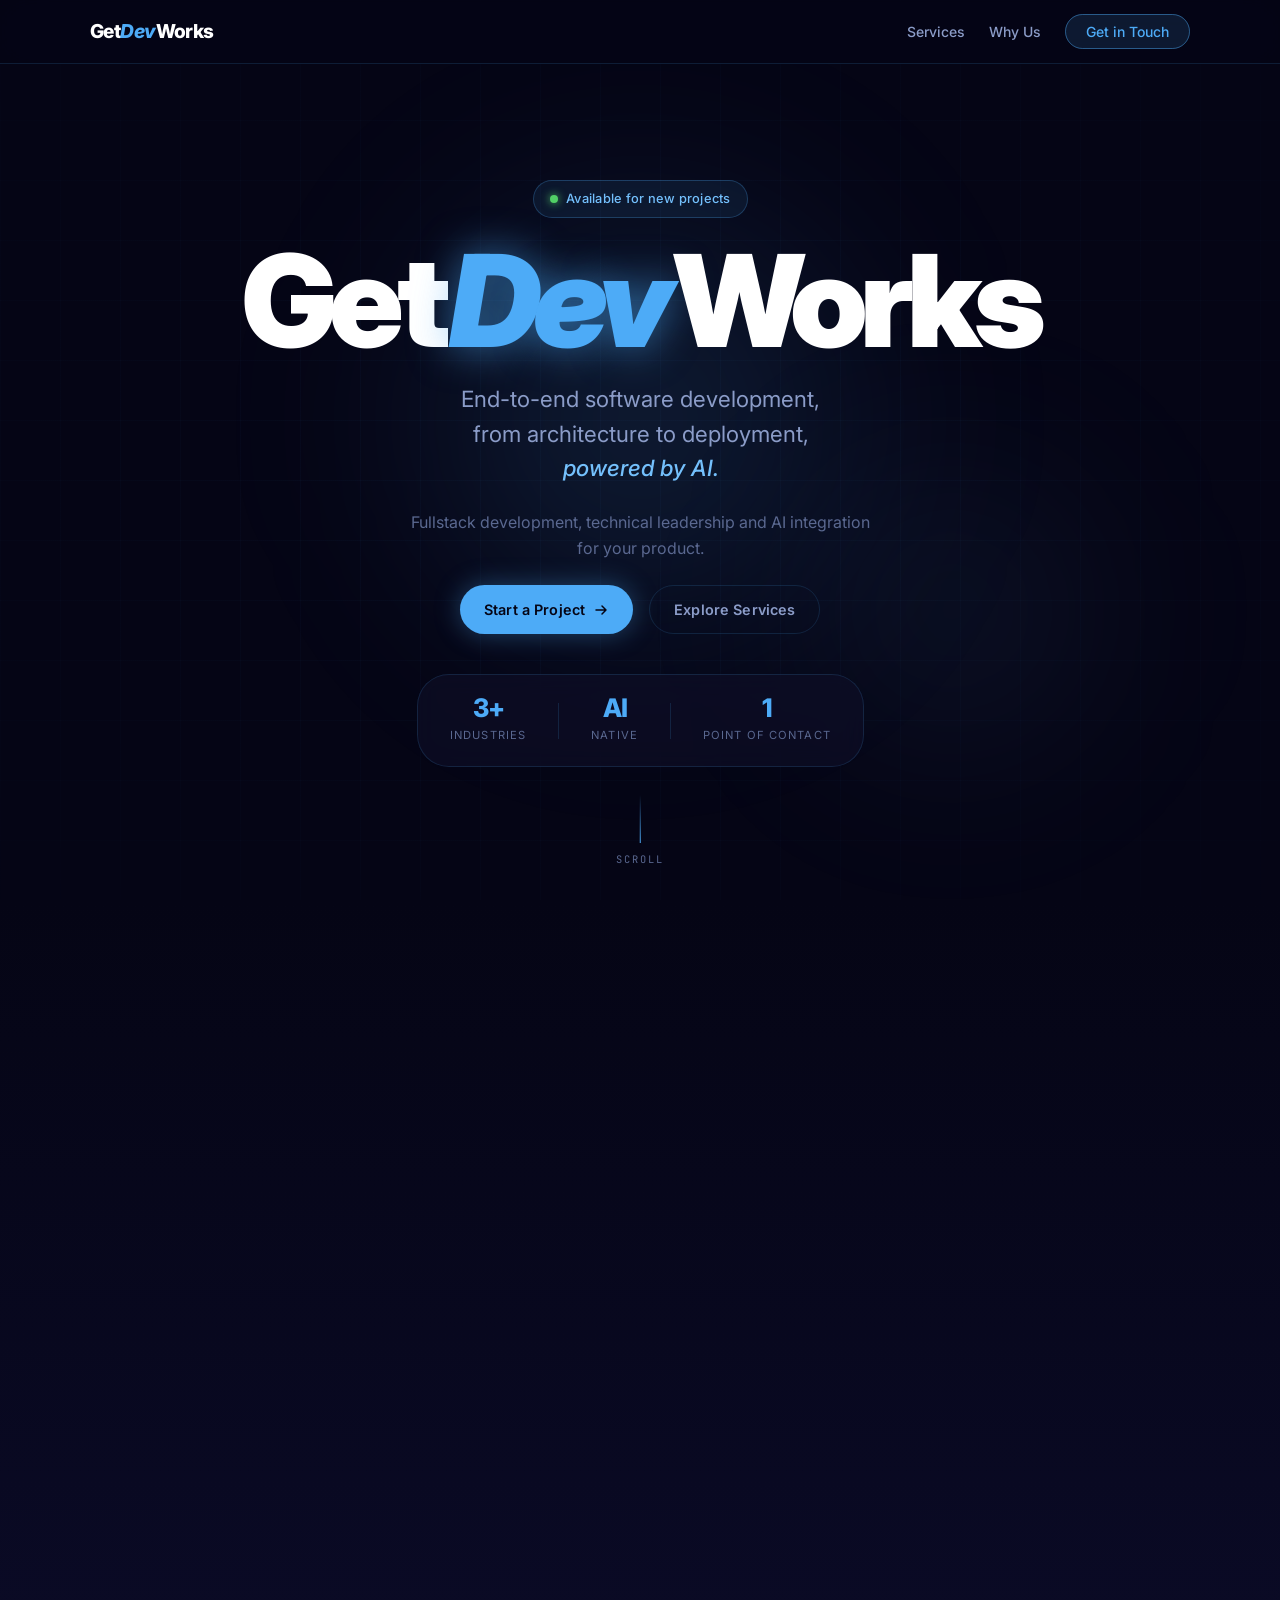
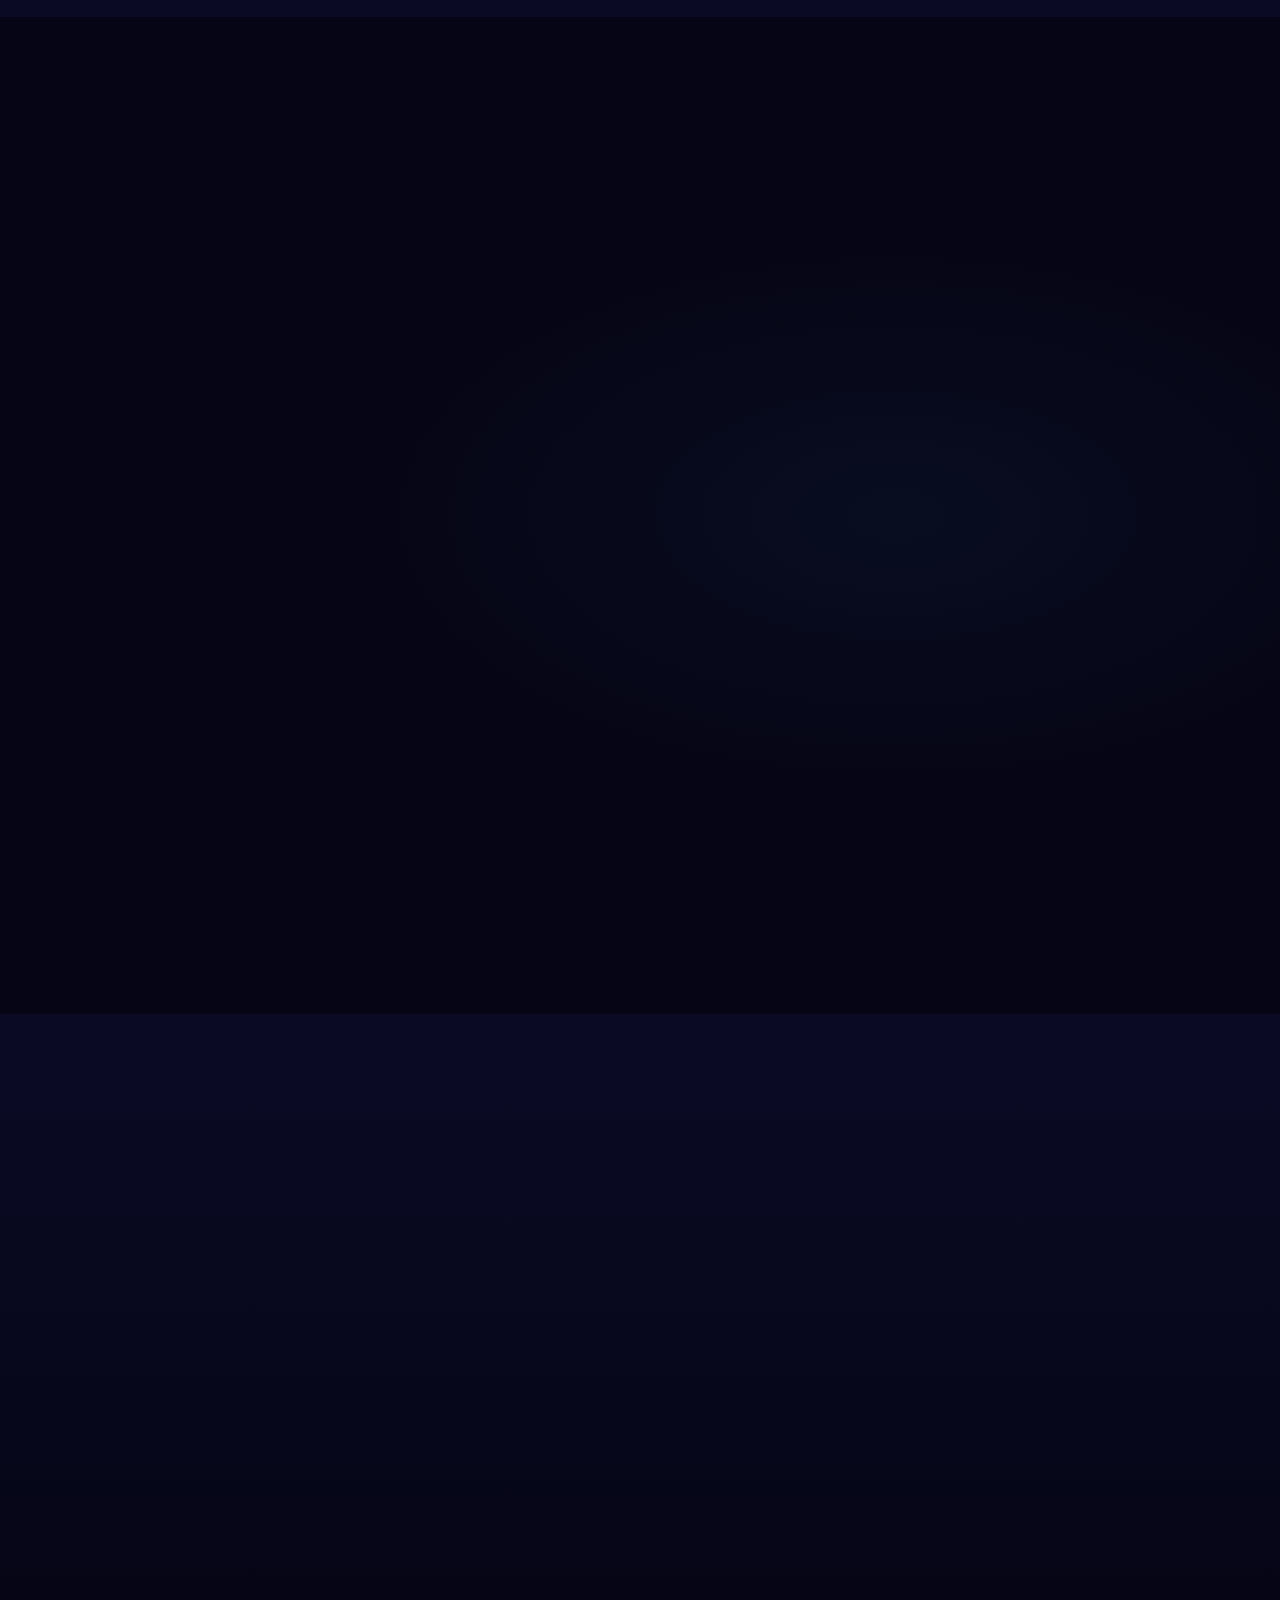
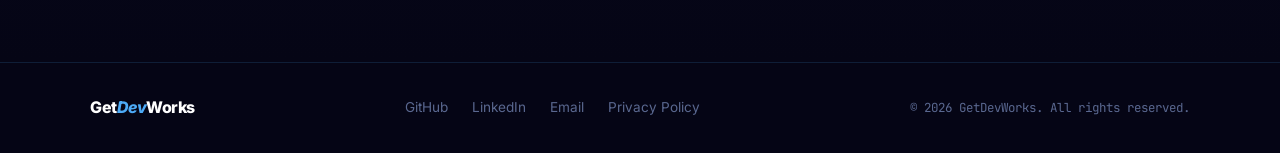
<file: index.html>
<!DOCTYPE html>
<html lang="en">

<head>
    <meta charset="UTF-8" />
    <meta name="viewport" content="width=device-width, initial-scale=1.0" />
    <meta name="description"
        content="GetDevWorks builds AI-powered web applications, process automations and QA systems for agencies and startups. One senior engineer. Remote. Worldwide.">
    <meta property="og:title" content="GetDevWorks — AI-Powered Software Development">
    <meta property="og:description"
        content="Fullstack development, AI integration and automation for agencies and startups. One senior engineer. No overhead.">
    <meta property="og:url" content="https://www.getdevworks.com">
    <meta property="og:type" content="website">
    <meta property="og:image" content="https://www.getdevworks.com/og-image.png">
    <title>GetDevWorks — AI-Powered Software Development</title>
    <script type="application/ld+json">
    {
      "@context": "https://schema.org",
      "@type": "ProfessionalService",
      "name": "GetDevWorks",
      "url": "https://www.getdevworks.com",
      "description": "AI-powered software development studio specialising in fullstack development, AI integration, process automation and QA.",
      "founder": {
        "@type": "Person",
        "name": "Marco Baturan García"
      },
      "areaServed": "Worldwide",
      "serviceType": [
        "Fullstack Development",
        "AI Integration",
        "Process Automation",
        "QA Automation"
      ],
      "contactPoint": {
        "@type": "ContactPoint",
        "email": "contact@getdevworks.com",
        "contactType": "customer service"
      }
    }
    </script>
    <link rel="preconnect" href="https://fonts.googleapis.com" />
    <link rel="preconnect" href="https://fonts.gstatic.com" crossorigin />
    <link
        href="https://fonts.googleapis.com/css2?family=Inter:wght@300;400;500;600;700;800;900&family=JetBrains+Mono:wght@400;500&display=swap"
        rel="stylesheet" />
    <link rel="stylesheet" href="style.css" />
</head>

<body>

    <!-- ╔══════════════════════════════════════════╗ -->
    <!--   NAVIGATION                                 -->
    <!-- ╚══════════════════════════════════════════╝ -->
    <nav class="nav" id="nav" aria-label="Main navigation">
        <div class="nav__inner">
            <a href="#hero" class="nav__logo" aria-label="GetDevWorks home">
                <span class="nav__logo-text">Get<span class="nav__logo-accent">Dev</span>Works</span>
            </a>
            <ul class="nav__links" role="list">
                <li><a href="#services" class="nav__link">Services</a></li>
                <li><a href="#why" class="nav__link">Why Us</a></li>
                <li><a href="#contact" class="nav__link nav__link--cta">Get in Touch</a></li>
            </ul>
            <button class="nav__hamburger" id="hamburger" aria-label="Toggle navigation menu" aria-expanded="false"
                aria-controls="mobileMenu">
                <span></span><span></span><span></span>
            </button>
        </div>
        <div class="nav__mobile" id="mobileMenu" aria-hidden="true">
            <ul role="list">
                <li><a href="#services" class="nav__link">Services</a></li>
                <li><a href="#why" class="nav__link">Why Us</a></li>
                <li><a href="#contact" class="nav__link nav__link--cta">Get in Touch</a></li>
            </ul>
        </div>
    </nav>

    <main>

        <!-- ╔══════════════════════════════════════════╗ -->
        <!--   HERO                                       -->
        <!-- ╚══════════════════════════════════════════╝ -->
        <section class="hero" id="hero" aria-label="Hero section">
            <div class="hero__bg-grid" aria-hidden="true"></div>
            <div class="hero__glow hero__glow--1" aria-hidden="true"></div>
            <div class="hero__glow hero__glow--2" aria-hidden="true"></div>

            <div class="hero__content">
                <div class="hero__badge fade-target">
                    <span class="hero__badge-dot" aria-hidden="true"></span>
                    Available for new projects
                </div>

                <h1 class="hero__title fade-target">
                    <span class="hero__title-line">Get</span><span
                        class="hero__title-line hero__title-line--accent">Dev</span><span
                        class="hero__title-line">Works</span>
                </h1>

                <p class="hero__tagline fade-target">
                    End-to-end software development,<br />
                    from architecture to deployment,<br />
                    <em>powered by AI.</em>
                </p>

                <p class="hero__sub fade-target">
                    Fullstack development, technical leadership and AI integration<br class="hero__br-desktop" />
                    for your product.
                </p>

                <div class="hero__actions fade-target">
                    <a href="#contact" class="btn btn--primary">
                        <span>Start a Project</span>
                        <svg aria-hidden="true" width="16" height="16" viewBox="0 0 16 16" fill="none">
                            <path d="M3 8h10M9 4l4 4-4 4" stroke="currentColor" stroke-width="1.5"
                                stroke-linecap="round" stroke-linejoin="round" />
                        </svg>
                    </a>
                    <a href="#services" class="btn btn--ghost">Explore Services</a>
                </div>

                <div class="hero__stats fade-target" aria-label="Key stats">
                    <div class="hero__stat">
                        <span class="hero__stat-value">3+</span>
                        <span class="hero__stat-label">Industries</span>
                    </div>
                    <div class="hero__stat-divider" aria-hidden="true"></div>
                    <div class="hero__stat">
                        <span class="hero__stat-value">AI</span>
                        <span class="hero__stat-label">Native</span>
                    </div>
                    <div class="hero__stat-divider" aria-hidden="true"></div>
                    <div class="hero__stat">
                        <span class="hero__stat-value">1</span>
                        <span class="hero__stat-label">Point of Contact</span>
                    </div>
                </div>
            </div>

            <div class="hero__scroll-hint" aria-hidden="true">
                <span class="hero__scroll-line"></span>
                <span class="hero__scroll-text">scroll</span>
            </div>
        </section>

        <!-- ╔══════════════════════════════════════════╗ -->
        <!--   SERVICES                                   -->
        <!-- ╚══════════════════════════════════════════╝ -->
        <section class="section services" id="services" aria-labelledby="services-heading">
            <div class="container">
                <header class="section__header fade-target">
                    <span class="section__label">What we Do</span>
                    <h2 id="services-heading" class="section__title">Services</h2>
                    <p class="section__subtitle">Full-spectrum development capabilities, deployable from day one.</p>
                </header>

                <div class="services__grid">

                    <article class="card fade-target" aria-label="Fullstack Development service">
                        <div class="card__icon-wrap" aria-hidden="true">
                            <div class="card__icon">
                                <svg width="28" height="28" viewBox="0 0 24 24" fill="none" stroke="currentColor"
                                    stroke-width="1.5" stroke-linecap="round" stroke-linejoin="round">
                                    <polyline points="16 18 22 12 16 6" />
                                    <polyline points="8 6 2 12 8 18" />
                                </svg>
                            </div>
                        </div>
                        <h3 class="card__title">Fullstack Development</h3>
                        <p class="card__body">Web and mobile applications built front to back — clean, scalable, and
                            production-ready from the first commit.</p>
                        <ul class="card__tags" aria-label="Technologies">
                            <li class="tag">React</li>
                            <li class="tag">Node.js</li>
                            <li class="tag">Python</li>
                            <li class="tag">Cloud</li>
                        </ul>
                    </article>

                    <article class="card fade-target" aria-label="Software Architecture service">
                        <div class="card__icon-wrap" aria-hidden="true">
                            <div class="card__icon">
                                <svg width="28" height="28" viewBox="0 0 24 24" fill="none" stroke="currentColor"
                                    stroke-width="1.5" stroke-linecap="round" stroke-linejoin="round">
                                    <rect x="3" y="3" width="7" height="7" />
                                    <rect x="14" y="3" width="7" height="7" />
                                    <rect x="14" y="14" width="7" height="7" />
                                    <rect x="3" y="14" width="7" height="7" />
                                </svg>
                            </div>
                        </div>
                        <h3 class="card__title">Software Architecture</h3>
                        <p class="card__body">System design and technical leadership for teams and products that need to
                            grow sustainably without accumulating tech debt.</p>
                        <ul class="card__tags" aria-label="Capabilities">
                            <li class="tag">Microservices</li>
                            <li class="tag">APIs</li>
                            <li class="tag">DevOps</li>
                            <li class="tag">TDD</li>
                        </ul>
                    </article>

                    <article class="card fade-target" aria-label="AI Integration service">
                        <div class="card__icon-wrap" aria-hidden="true">
                            <div class="card__icon">
                                <svg width="28" height="28" viewBox="0 0 24 24" fill="none" stroke="currentColor"
                                    stroke-width="1.5" stroke-linecap="round" stroke-linejoin="round">
                                    <circle cx="12" cy="12" r="3" />
                                    <path
                                        d="M12 1v4M12 19v4M4.22 4.22l2.83 2.83M16.95 16.95l2.83 2.83M1 12h4M19 12h4M4.22 19.78l2.83-2.83M16.95 7.05l2.83-2.83" />
                                </svg>
                            </div>
                        </div>
                        <h3 class="card__title">AI Integration</h3>
                        <p class="card__body">Automation and AI-powered features that eliminate bottlenecks and cut
                            operational costs — measurable results, not experiments.</p>
                        <ul class="card__tags" aria-label="AI Capabilities">
                            <li class="tag">LLMs</li>
                            <li class="tag">Automation</li>
                            <li class="tag">RAG</li>
                            <li class="tag">Agents</li>
                        </ul>
                    </article>

                </div>
            </div>
        </section>

        <!-- ╔══════════════════════════════════════════╗ -->
        <!--   WHY GETDEVWORKS                            -->
        <!-- ╚══════════════════════════════════════════╝ -->
        <section class="section why" id="why" aria-labelledby="why-heading">
            <div class="container">
                <header class="section__header fade-target">
                    <span class="section__label">The Difference</span>
                    <h2 id="why-heading" class="section__title">Why GetDevWorks</h2>
                    <p class="section__subtitle">Not another agency. A single senior engineer fully committed to your
                        outcome.</p>
                </header>

                <div class="why__list">

                    <div class="why__item fade-target">
                        <div class="why__number" aria-hidden="true">01</div>
                        <div class="why__content">
                            <h3 class="why__title">Results over estimates</h3>
                            <p class="why__body">Faster releases and time savings, delivered in production environments.
                                No vague roadmaps — concrete deliverables with measurable impact from day one.</p>
                        </div>
                        <div class="why__line" aria-hidden="true"></div>
                    </div>

                    <div class="why__item fade-target">
                        <div class="why__number" aria-hidden="true">02</div>
                        <div class="why__content">
                            <h3 class="why__title">One point of contact</h3>
                            <p class="why__body">Architecture, development and AI in a single engagement — no
                                coordination overhead, no lost handoffs, no translating business needs through layers of
                                team.</p>
                        </div>
                        <div class="why__line" aria-hidden="true"></div>
                    </div>

                    <div class="why__item fade-target">
                        <div class="why__number" aria-hidden="true">03</div>
                        <div class="why__content">
                            <h3 class="why__title">Regulated-environment experience</h3>
                            <p class="why__body">Fintech and healthcare background where quality and compliance are
                                mandatory. Production-grade standards applied to every project, regardless of size.</p>
                        </div>
                    </div>

                </div>
            </div>
        </section>

        <!-- ╔══════════════════════════════════════════╗ -->
        <!--   CONTACT                                    -->
        <!-- ╚══════════════════════════════════════════╝ -->
        <section class="section contact" id="contact" aria-labelledby="contact-heading">
            <div class="container">
                <div class="contact__card fade-target">
                    <div class="contact__glow" aria-hidden="true"></div>
                    <div class="contact__inner">
                        <span class="section__label">Ready to build?</span>
                        <h2 id="contact-heading" class="contact__title">Start the conversation</h2>
                        <p class="contact__body">
                            Tell us about your project. We'll respond within 24 hours with a clear next step — no sales
                            calls, no obligations.
                        </p>
                        <a href="mailto:contact@getdevworks.com" class="btn btn--primary btn--lg"
                            id="contact-email-btn">
                            <svg aria-hidden="true" width="18" height="18" viewBox="0 0 24 24" fill="none"
                                stroke="currentColor" stroke-width="1.5" stroke-linecap="round" stroke-linejoin="round">
                                <rect x="2" y="4" width="20" height="16" rx="2" />
                                <path d="m22 7-8.97 5.7a1.94 1.94 0 0 1-2.06 0L2 7" />
                            </svg>
                            <span>contact@getdevworks.com</span>
                        </a>
                        <p class="contact__note">
                            Prefer a quick call?
                            <a href="https://www.linkedin.com/company/getdevworks/" class="contact__link"
                                target="_blank" rel="noopener noreferrer">Find us on LinkedIn →</a>
                        </p>
                    </div>
                </div>
            </div>
        </section>

    </main>

    <!-- ╔══════════════════════════════════════════╗ -->
    <!--   FOOTER                                     -->
    <!-- ╚══════════════════════════════════════════╝ -->
    <footer class="footer" role="contentinfo">
        <div class="container">
            <div class="footer__inner">
                <span class="footer__brand">Get<span class="footer__brand-accent">Dev</span>Works</span>
                <nav class="footer__nav" aria-label="Footer navigation">
                    <a href="https://github.com/marcobaturan" class="footer__link" target="_blank"
                        rel="noopener noreferrer">GitHub</a>
                    <a href="https://www.linkedin.com/company/getdevworks" class="footer__link" target="_blank"
                        rel="noopener noreferrer">LinkedIn</a>
                    <a href="mailto:contact@getdevworks.com" class="footer__link">Email</a>
                    <a href="privacy.html" class="footer__link">Privacy Policy</a>
                </nav>
                <p class="footer__copy">© 2026 GetDevWorks. All rights reserved.</p>
            </div>
        </div>
    </footer>

    <script src="script.js"></script>
</body>

</html>
</file>
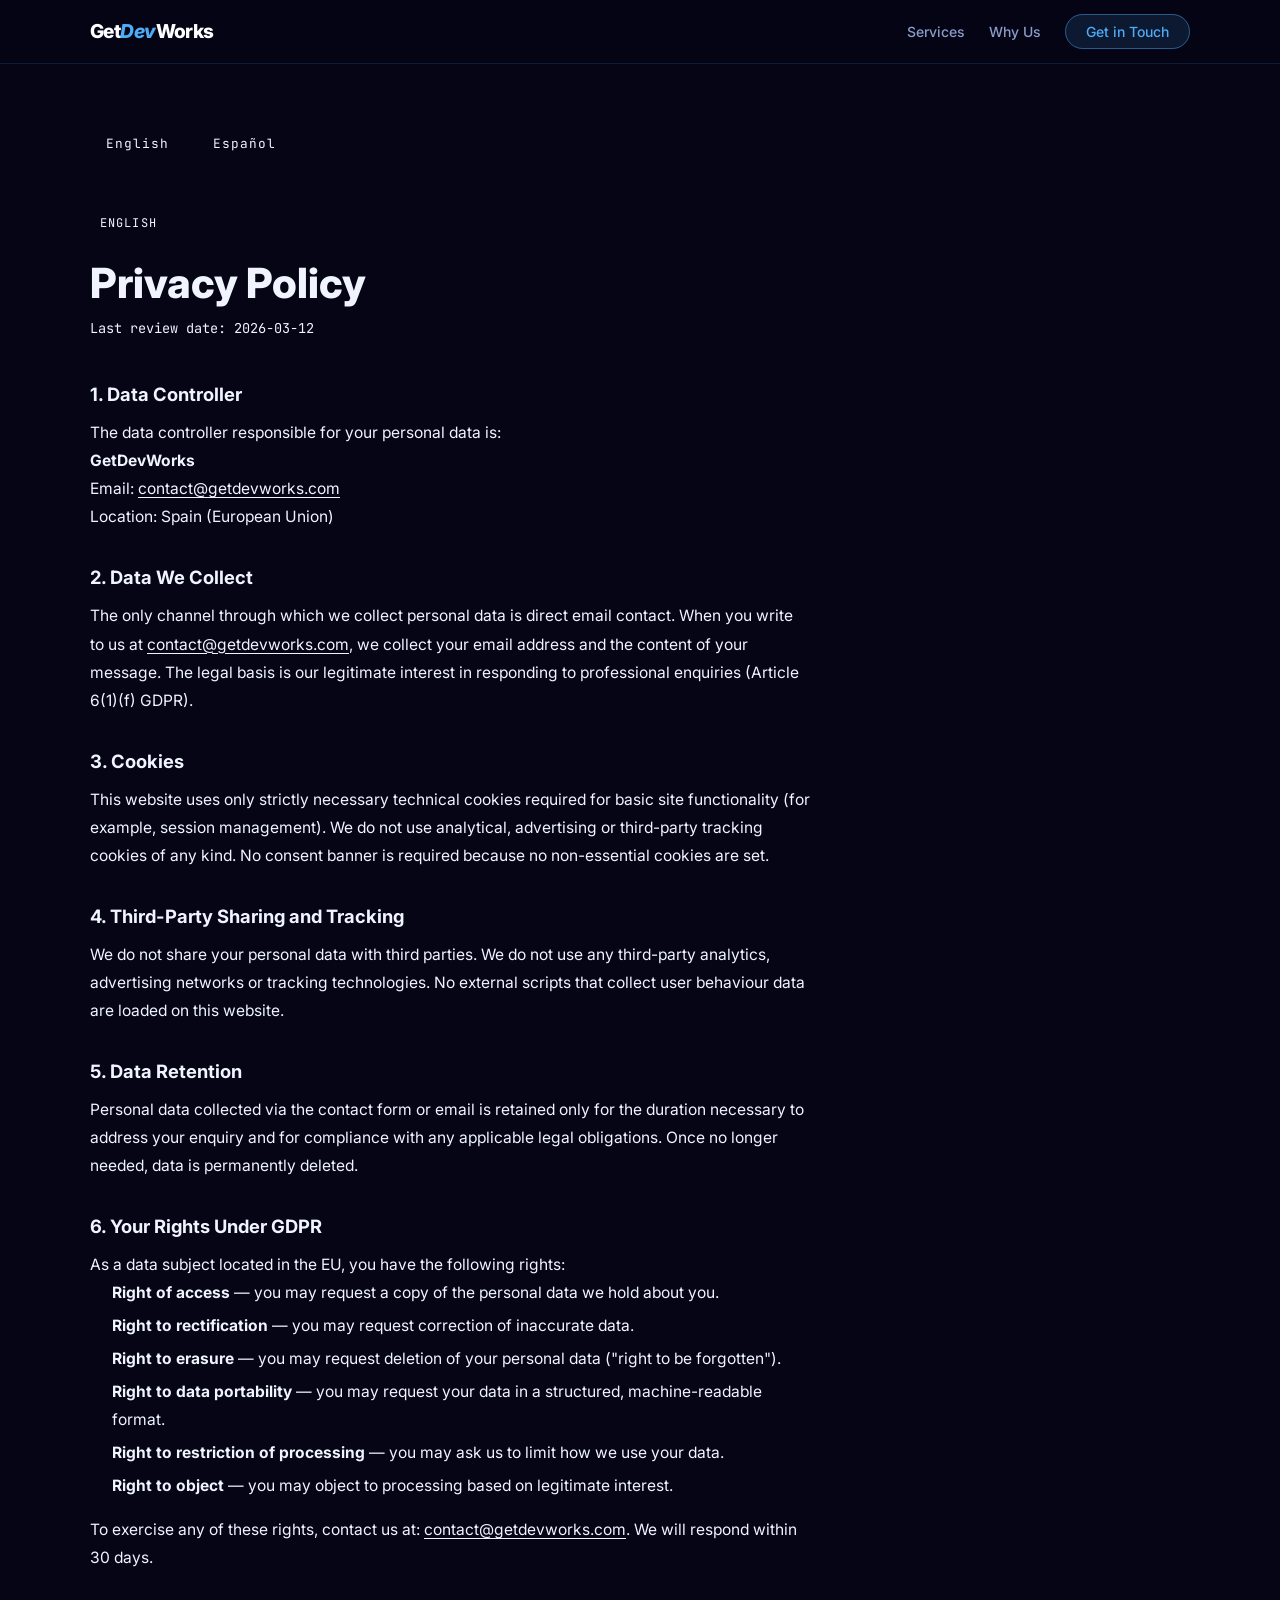
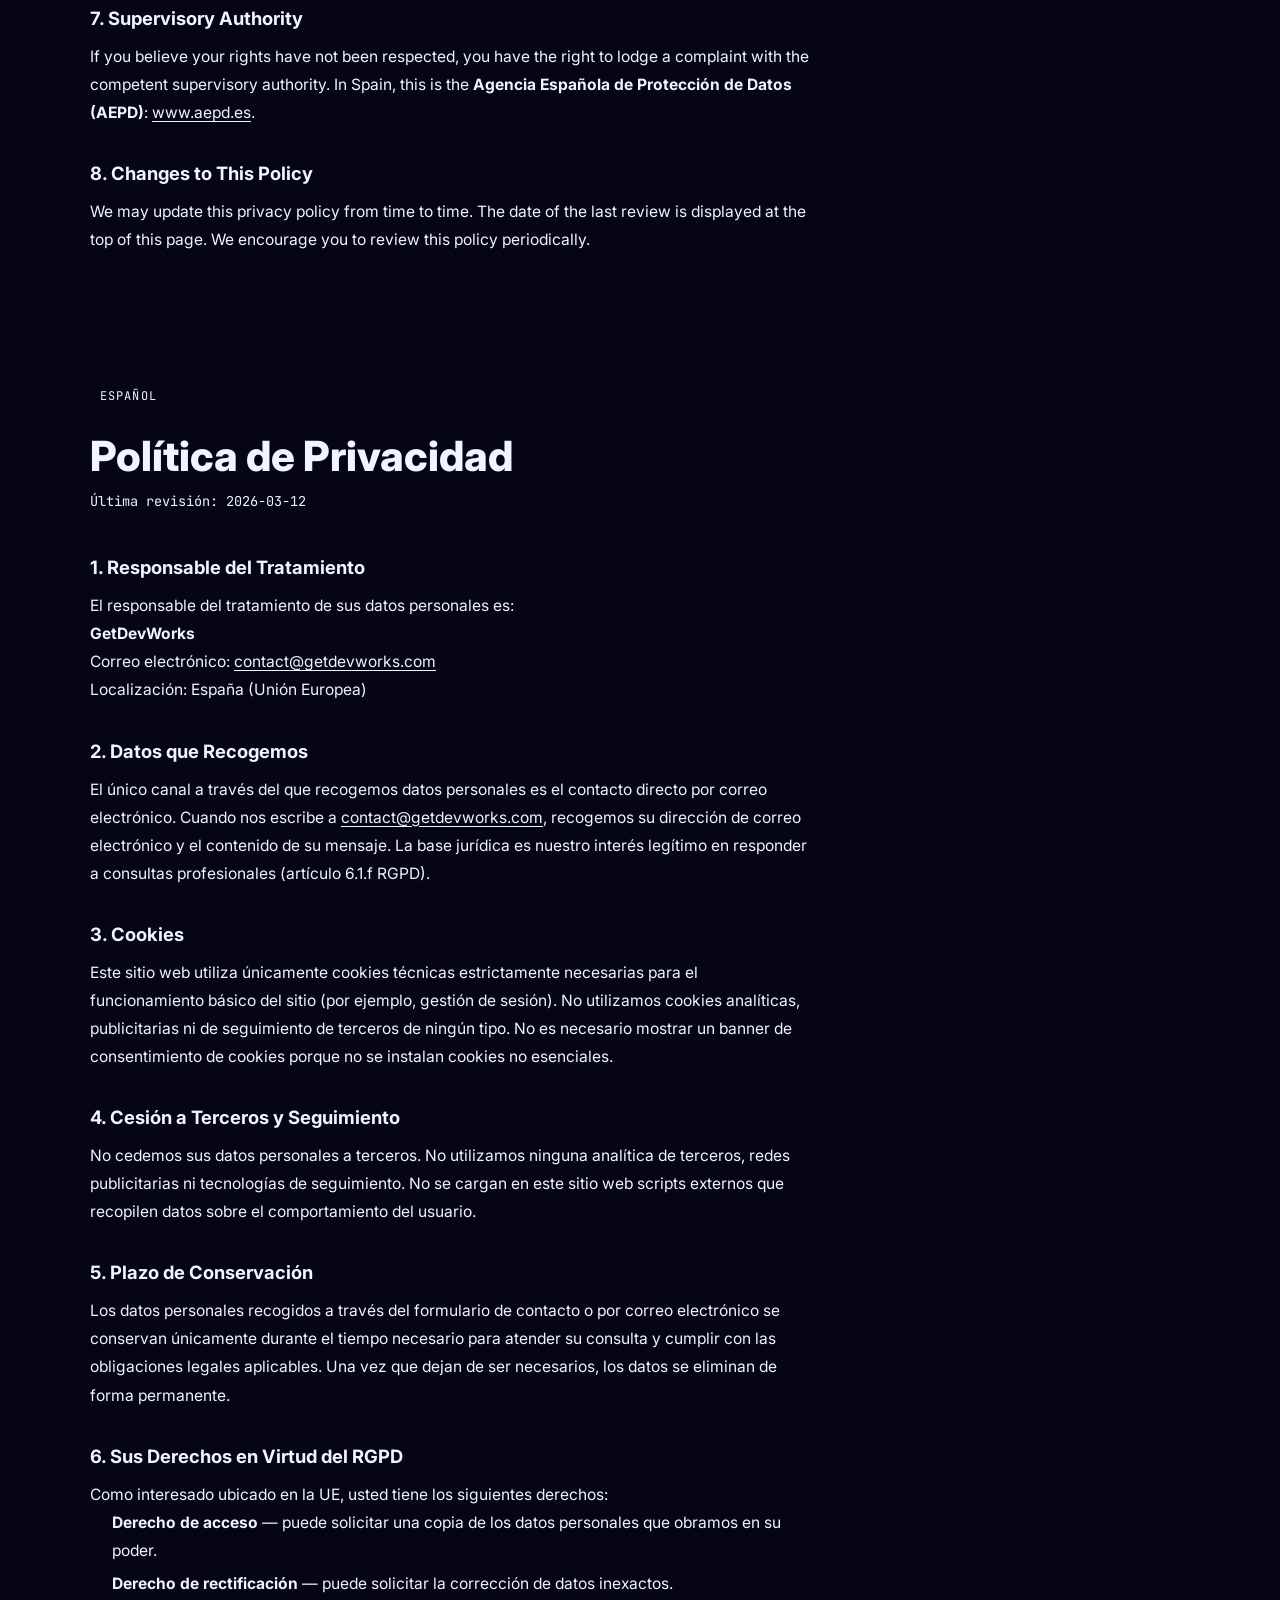
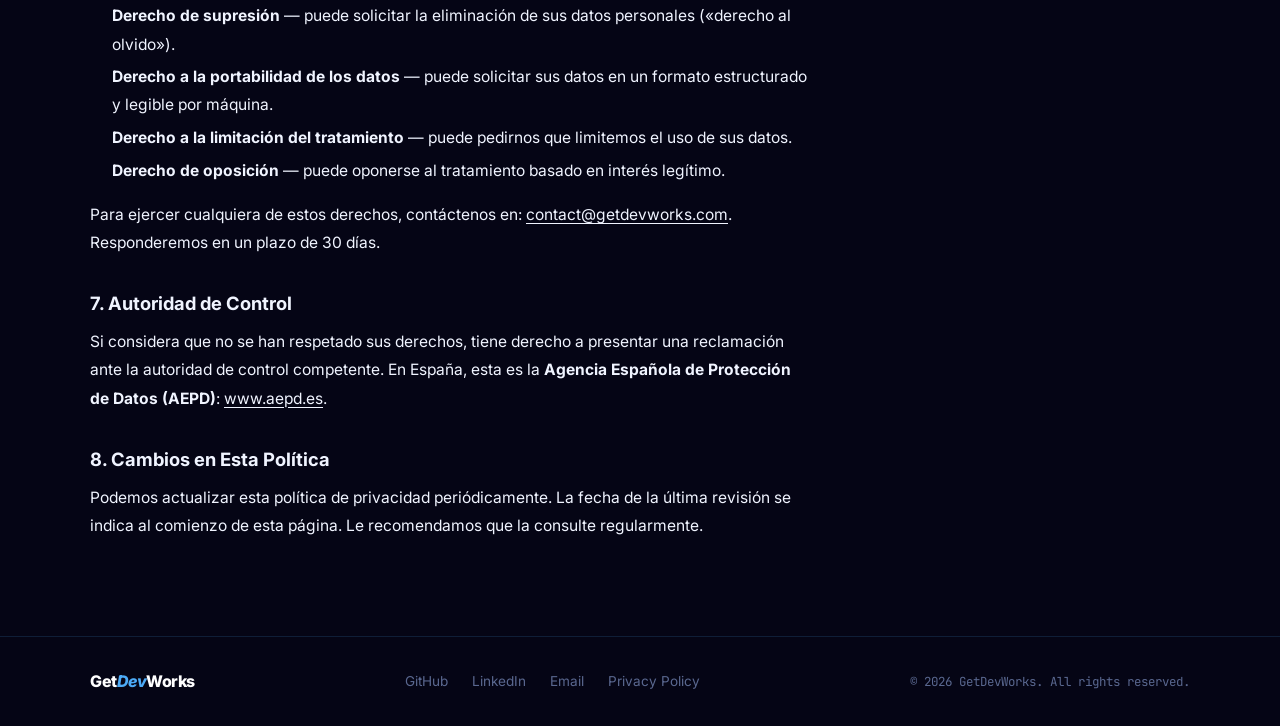
<file: privacy.html>
<!DOCTYPE html>
<html lang="en">

<head>
    <meta charset="UTF-8" />
    <meta name="viewport" content="width=device-width, initial-scale=1.0" />
    <meta name="description"
        content="Privacy Policy for GetDevWorks. Learn how we collect, use and protect your personal data in compliance with GDPR.">
    <meta property="og:title" content="Privacy Policy — GetDevWorks">
    <meta property="og:description"
        content="Privacy Policy for GetDevWorks. GDPR-compliant information on data collection and your rights.">
    <meta property="og:url" content="https://www.getdevworks.com/privacy.html">
    <meta property="og:type" content="website">
    <meta property="og:image" content="https://www.getdevworks.com/og-image.png">
    <title>Privacy Policy — GetDevWorks</title>
    <link rel="preconnect" href="https://fonts.googleapis.com" />
    <link rel="preconnect" href="https://fonts.gstatic.com" crossorigin />
    <link
        href="https://fonts.googleapis.com/css2?family=Inter:wght@300;400;500;600;700;800;900&family=JetBrains+Mono:wght@400;500&display=swap"
        rel="stylesheet" />
    <link rel="stylesheet" href="style.css" />

    <!-- Privacy page typography overrides — minimal, no new class names -->
    <style>
        /* Page wrapper for prose content */
        .privacy-page {
            padding: 8rem 0 6rem;
        }

        /* Language switch pills */
        .privacy-lang {
            display: flex;
            gap: 0.75rem;
            margin-bottom: 3rem;
        }

        .privacy-lang a {
            font-family: 'JetBrains Mono', monospace;
            font-size: 0.8rem;
            letter-spacing: 0.08em;
            padding: 0.4rem 1rem;
            border-radius: 999px;
            border: 1px solid var(--border);
            color: var(--text-muted);
            text-decoration: none;
            transition: all 0.2s;
        }

        .privacy-lang a:hover,
        .privacy-lang a.active {
            border-color: var(--accent);
            color: var(--accent);
        }

        /* Section divider between languages */
        .privacy-divider {
            border: none;
            border-top: 1px solid var(--border);
            margin: 4rem 0;
        }

        /* Prose block */
        .prose h1 {
            font-size: clamp(1.8rem, 4vw, 2.6rem);
            font-weight: 800;
            line-height: 1.15;
            margin-bottom: 0.5rem;
            color: var(--text-primary);
        }

        .prose .prose-meta {
            font-size: 0.85rem;
            color: var(--text-muted);
            margin-bottom: 2.5rem;
            font-family: 'JetBrains Mono', monospace;
        }

        .prose h2 {
            font-size: 1.15rem;
            font-weight: 700;
            color: var(--text-primary);
            margin: 2rem 0 0.6rem;
        }

        .prose p,
        .prose ul,
        .prose li {
            font-size: 0.975rem;
            line-height: 1.8;
            color: var(--text-secondary);
        }

        .prose ul {
            padding-left: 1.4rem;
            margin-bottom: 1rem;
        }

        .prose li {
            margin-bottom: 0.3rem;
        }

        .prose a {
            color: var(--accent);
            text-decoration: underline;
            text-underline-offset: 3px;
        }

        .prose a:hover {
            opacity: 0.85;
        }

        /* Language section labels */
        .prose-lang-label {
            display: inline-block;
            font-family: 'JetBrains Mono', monospace;
            font-size: 0.75rem;
            letter-spacing: 0.1em;
            text-transform: uppercase;
            color: var(--accent);
            border: 1px solid var(--accent);
            border-radius: 4px;
            padding: 0.15rem 0.6rem;
            margin-bottom: 1.5rem;
        }

        /* Max readable line length */
        .privacy-inner {
            max-width: 720px;
        }
    </style>
</head>

<body>

    <!-- ╔══════════════════════════════════════════╗ -->
    <!--   NAVIGATION                                 -->
    <!-- ╚══════════════════════════════════════════╝ -->
    <nav class="nav" id="nav" aria-label="Main navigation">
        <div class="nav__inner">
            <a href="index.html" class="nav__logo" aria-label="GetDevWorks home">
                <span class="nav__logo-text">Get<span class="nav__logo-accent">Dev</span>Works</span>
            </a>
            <ul class="nav__links" role="list">
                <li><a href="index.html#services" class="nav__link">Services</a></li>
                <li><a href="index.html#why" class="nav__link">Why Us</a></li>
                <li><a href="index.html#contact" class="nav__link nav__link--cta">Get in Touch</a></li>
            </ul>
            <button class="nav__hamburger" id="hamburger" aria-label="Toggle navigation menu" aria-expanded="false"
                aria-controls="mobileMenu">
                <span></span><span></span><span></span>
            </button>
        </div>
        <div class="nav__mobile" id="mobileMenu" aria-hidden="true">
            <ul role="list">
                <li><a href="index.html#services" class="nav__link">Services</a></li>
                <li><a href="index.html#why" class="nav__link">Why Us</a></li>
                <li><a href="index.html#contact" class="nav__link nav__link--cta">Get in Touch</a></li>
            </ul>
        </div>
    </nav>

    <main>

        <div class="privacy-page">
            <div class="container">
                <div class="privacy-inner">

                    <!-- Language anchor links -->
                    <nav class="privacy-lang" aria-label="Jump to language section">
                        <a href="#privacy-en" class="active">English</a>
                        <a href="#privacy-es">Español</a>
                    </nav>

                    <!-- ─────────────────────── ENGLISH ─────────────────────── -->
                    <section id="privacy-en" class="prose" aria-labelledby="privacy-title-en" lang="en">

                        <span class="prose-lang-label" aria-hidden="true">English</span>

                        <h1 id="privacy-title-en">Privacy Policy</h1>
                        <p class="prose-meta">Last review date: 2026-03-12</p>

                        <h2>1. Data Controller</h2>
                        <p>
                            The data controller responsible for your personal data is:<br>
                            <strong>GetDevWorks</strong><br>
                            Email: <a href="mailto:contact@getdevworks.com">contact@getdevworks.com</a><br>
                            Location: Spain (European Union)
                        </p>

                        <h2>2. Data We Collect</h2>
                        <p>
                            The only channel through which we collect personal data is direct email contact.
                            When you write to us at
                            <a href="mailto:contact@getdevworks.com">contact@getdevworks.com</a>,
                            we collect your email address and the content of your message.
                            The legal basis is our legitimate interest in responding to professional enquiries
                            (Article 6(1)(f) GDPR).
                        </p>

                        <h2>3. Cookies</h2>
                        <p>
                            This website uses only strictly necessary technical cookies required for basic
                            site functionality (for example, session management). We do not use analytical,
                            advertising or third-party tracking cookies of any kind.
                            No consent banner is required because no non-essential cookies are set.
                        </p>

                        <h2>4. Third-Party Sharing and Tracking</h2>
                        <p>
                            We do not share your personal data with third parties.
                            We do not use any third-party analytics, advertising networks or tracking technologies.
                            No external scripts that collect user behaviour data are loaded on this website.
                        </p>

                        <h2>5. Data Retention</h2>
                        <p>
                            Personal data collected via the contact form or email is retained only for the
                            duration necessary to address your enquiry and for compliance with any applicable
                            legal obligations. Once no longer needed, data is permanently deleted.
                        </p>

                        <h2>6. Your Rights Under GDPR</h2>
                        <p>As a data subject located in the EU, you have the following rights:</p>
                        <ul>
                            <li><strong>Right of access</strong> — you may request a copy of the personal data we hold
                                about you.</li>
                            <li><strong>Right to rectification</strong> — you may request correction of inaccurate data.
                            </li>
                            <li><strong>Right to erasure</strong> — you may request deletion of your personal data
                                ("right to be forgotten").</li>
                            <li><strong>Right to data portability</strong> — you may request your data in a structured,
                                machine-readable format.</li>
                            <li><strong>Right to restriction of processing</strong> — you may ask us to limit how we use
                                your data.</li>
                            <li><strong>Right to object</strong> — you may object to processing based on legitimate
                                interest.</li>
                        </ul>
                        <p>
                            To exercise any of these rights, contact us at:
                            <a href="mailto:contact@getdevworks.com">contact@getdevworks.com</a>.
                            We will respond within 30 days.
                        </p>

                        <h2>7. Supervisory Authority</h2>
                        <p>
                            If you believe your rights have not been respected, you have the right to lodge
                            a complaint with the competent supervisory authority. In Spain, this is the
                            <strong>Agencia Española de Protección de Datos (AEPD)</strong>:
                            <a href="https://www.aepd.es" target="_blank" rel="noopener noreferrer">www.aepd.es</a>.
                        </p>

                        <h2>8. Changes to This Policy</h2>
                        <p>
                            We may update this privacy policy from time to time. The date of the last review
                            is displayed at the top of this page. We encourage you to review this policy
                            periodically.
                        </p>

                    </section>

                    <!-- Divider between language sections -->
                    <hr class="privacy-divider" aria-hidden="true">

                    <!-- ─────────────────────── ESPAÑOL ────────────────────── -->
                    <section id="privacy-es" class="prose" aria-labelledby="privacy-title-es" lang="es">

                        <span class="prose-lang-label" aria-hidden="true">Español</span>

                        <h1 id="privacy-title-es">Política de Privacidad</h1>
                        <p class="prose-meta">Última revisión: 2026-03-12</p>

                        <h2>1. Responsable del Tratamiento</h2>
                        <p>
                            El responsable del tratamiento de sus datos personales es:<br>
                            <strong>GetDevWorks</strong><br>
                            Correo electrónico: <a href="mailto:contact@getdevworks.com">contact@getdevworks.com</a><br>
                            Localización: España (Unión Europea)
                        </p>

                        <h2>2. Datos que Recogemos</h2>
                        <p>
                            El único canal a través del que recogemos datos personales es el contacto directo
                            por correo electrónico. Cuando nos escribe a
                            <a href="mailto:contact@getdevworks.com">contact@getdevworks.com</a>,
                            recogemos su dirección de correo electrónico y el contenido de su mensaje.
                            La base jurídica es nuestro interés legítimo en responder a consultas profesionales
                            (artículo 6.1.f RGPD).
                        </p>

                        <h2>3. Cookies</h2>
                        <p>
                            Este sitio web utiliza únicamente cookies técnicas estrictamente necesarias para
                            el funcionamiento básico del sitio (por ejemplo, gestión de sesión). No utilizamos
                            cookies analíticas, publicitarias ni de seguimiento de terceros de ningún tipo.
                            No es necesario mostrar un banner de consentimiento de cookies porque no se instalan
                            cookies no esenciales.
                        </p>

                        <h2>4. Cesión a Terceros y Seguimiento</h2>
                        <p>
                            No cedemos sus datos personales a terceros.
                            No utilizamos ninguna analítica de terceros, redes publicitarias ni tecnologías
                            de seguimiento. No se cargan en este sitio web scripts externos que recopilen
                            datos sobre el comportamiento del usuario.
                        </p>

                        <h2>5. Plazo de Conservación</h2>
                        <p>
                            Los datos personales recogidos a través del formulario de contacto o por correo
                            electrónico se conservan únicamente durante el tiempo necesario para atender su
                            consulta y cumplir con las obligaciones legales aplicables. Una vez que dejan de
                            ser necesarios, los datos se eliminan de forma permanente.
                        </p>

                        <h2>6. Sus Derechos en Virtud del RGPD</h2>
                        <p>Como interesado ubicado en la UE, usted tiene los siguientes derechos:</p>
                        <ul>
                            <li><strong>Derecho de acceso</strong> — puede solicitar una copia de los datos personales
                                que obramos en su poder.</li>
                            <li><strong>Derecho de rectificación</strong> — puede solicitar la corrección de datos
                                inexactos.</li>
                            <li><strong>Derecho de supresión</strong> — puede solicitar la eliminación de sus datos
                                personales («derecho al olvido»).</li>
                            <li><strong>Derecho a la portabilidad de los datos</strong> — puede solicitar sus datos en
                                un formato estructurado y legible por máquina.</li>
                            <li><strong>Derecho a la limitación del tratamiento</strong> — puede pedirnos que limitemos
                                el uso de sus datos.</li>
                            <li><strong>Derecho de oposición</strong> — puede oponerse al tratamiento basado en interés
                                legítimo.</li>
                        </ul>
                        <p>
                            Para ejercer cualquiera de estos derechos, contáctenos en:
                            <a href="mailto:contact@getdevworks.com">contact@getdevworks.com</a>.
                            Responderemos en un plazo de 30 días.
                        </p>

                        <h2>7. Autoridad de Control</h2>
                        <p>
                            Si considera que no se han respetado sus derechos, tiene derecho a presentar
                            una reclamación ante la autoridad de control competente. En España, esta es la
                            <strong>Agencia Española de Protección de Datos (AEPD)</strong>:
                            <a href="https://www.aepd.es" target="_blank" rel="noopener noreferrer">www.aepd.es</a>.
                        </p>

                        <h2>8. Cambios en Esta Política</h2>
                        <p>
                            Podemos actualizar esta política de privacidad periódicamente. La fecha de la
                            última revisión se indica al comienzo de esta página. Le recomendamos que la
                            consulte regularmente.
                        </p>

                    </section>

                </div><!-- /.privacy-inner -->
            </div><!-- /.container -->
        </div><!-- /.privacy-page -->

    </main>

    <!-- ╔══════════════════════════════════════════╗ -->
    <!--   FOOTER                                     -->
    <!-- ╚══════════════════════════════════════════╝ -->
    <footer class="footer" role="contentinfo">
        <div class="container">
            <div class="footer__inner">
                <span class="footer__brand">Get<span class="footer__brand-accent">Dev</span>Works</span>
                <nav class="footer__nav" aria-label="Footer navigation">
                    <a href="https://github.com/marcobaturan" class="footer__link" target="_blank"
                        rel="noopener noreferrer">GitHub</a>
                    <a href="https://www.linkedin.com/company/getdevworks" class="footer__link" target="_blank"
                        rel="noopener noreferrer">LinkedIn</a>
                    <a href="mailto:contact@getdevworks.com" class="footer__link">Email</a>
                    <a href="privacy.html" class="footer__link" aria-current="page">Privacy Policy</a>
                </nav>
                <p class="footer__copy">© 2026 GetDevWorks. All rights reserved.</p>
            </div>
        </div>
    </footer>

    <script src="script.js"></script>
</body>

</html>
</file>
<file: style.css>
/* ══════════════════════════════════════════════════════════════
   GetDevWorks — Company Page Styles
   Glassmorphism dark theme, scroll fade effects, fully responsive
   ══════════════════════════════════════════════════════════════ */

/* ── Design Tokens ─────────────────────────────────────────── */
:root {
    /* Colors */
    --clr-bg: #050515;
    --clr-bg-2: #0a0a25;
    --clr-surface: rgba(15, 15, 40, 0.6);
    --clr-surface-2: rgba(20, 20, 55, 0.5);
    --clr-border: rgba(77, 171, 247, 0.15);
    --clr-border-hover: rgba(77, 171, 247, 0.45);
    --clr-accent: #4dabf7;
    --clr-accent-2: #74c0fc;
    --clr-accent-glow: rgba(77, 171, 247, 0.25);
    --clr-text: #f0f4ff;
    --clr-text-muted: #8b9cc8;
    --clr-text-dim: #5a6890;
    --clr-white: #ffffff;

    /* Typography */
    --font-sans: 'Inter', system-ui, -apple-system, sans-serif;
    --font-mono: 'JetBrains Mono', 'Fira Code', monospace;

    /* Spacing */
    --space-1: 0.25rem;
    --space-2: 0.5rem;
    --space-3: 0.75rem;
    --space-4: 1rem;
    --space-5: 1.25rem;
    --space-6: 1.5rem;
    --space-8: 2rem;
    --space-10: 2.5rem;
    --space-12: 3rem;
    --space-16: 4rem;
    --space-20: 5rem;
    --space-24: 6rem;

    /* Radii */
    --radius-sm: 0.5rem;
    --radius-md: 1rem;
    --radius-lg: 1.5rem;
    --radius-xl: 2rem;
    --radius-full: 9999px;

    /* Transitions */
    --transition-fast: 150ms ease;
    --transition-base: 300ms ease;
    --transition-slow: 500ms cubic-bezier(0.22, 1, 0.36, 1);
    --transition-spring: 600ms cubic-bezier(0.34, 1.56, 0.64, 1);

    /* Nav */
    --nav-h: 4rem;
}

/* ── Reset ──────────────────────────────────────────────────── */
*,
*::before,
*::after {
    box-sizing: border-box;
    margin: 0;
    padding: 0;
}

html {
    scroll-behavior: smooth;
    -webkit-text-size-adjust: 100%;
}

body {
    font-family: var(--font-sans);
    background-color: var(--clr-bg);
    color: var(--clr-text);
    line-height: 1.6;
    overflow-x: hidden;
    min-height: 100vh;
}

img {
    max-width: 100%;
    display: block;
}

ul {
    list-style: none;
}

a {
    color: inherit;
    text-decoration: none;
}

button {
    cursor: pointer;
    border: none;
    background: none;
    font: inherit;
}

/* ── Scrollbar ──────────────────────────────────────────────── */
::-webkit-scrollbar {
    width: 6px;
}

::-webkit-scrollbar-track {
    background: var(--clr-bg);
}

::-webkit-scrollbar-thumb {
    background: var(--clr-border-hover);
    border-radius: var(--radius-full);
}

/* ── Container ──────────────────────────────────────────────── */
.container {
    width: min(90%, 1100px);
    margin-inline: auto;
}

/* ━━━━━━━━━━━━━━━━━━━━━━━━━━━━━━━━━━━━━━━━━━━━━━━━━━━━━━━━━━━
   SCROLL FADE (Bidirectional)
   ━━━━━━━━━━━━━━━━━━━━━━━━━━━━━━━━━━━━━━━━━━━━━━━━━━━━━━━━━━━ */
.fade-target {
    opacity: 0;
    transform: translateY(28px);
    transition:
        opacity 0.7s cubic-bezier(0.22, 1, 0.36, 1),
        transform 0.7s cubic-bezier(0.22, 1, 0.36, 1);
    will-change: opacity, transform;
}

.fade-target.is-visible {
    opacity: 1;
    transform: translateY(0);
}

/* Scroll UP — fade out reverse (element going below viewport) */
.fade-target.is-hidden-above {
    opacity: 0;
    transform: translateY(-20px);
    transition:
        opacity 0.45s ease-in,
        transform 0.45s ease-in;
}

/* Stagger delays for grouped children */
.services__grid .fade-target:nth-child(2) {
    transition-delay: 0.12s;
}

.services__grid .fade-target:nth-child(3) {
    transition-delay: 0.24s;
}

@media (prefers-reduced-motion: reduce) {

    .fade-target,
    .fade-target.is-visible,
    .fade-target.is-hidden-above {
        opacity: 1 !important;
        transform: none !important;
        transition: none !important;
    }
}

/* ━━━━━━━━━━━━━━━━━━━━━━━━━━━━━━━━━━━━━━━━━━━━━━━━━━━━━━━━━━━
   NAVIGATION
   ━━━━━━━━━━━━━━━━━━━━━━━━━━━━━━━━━━━━━━━━━━━━━━━━━━━━━━━━━━━ */
.nav {
    position: fixed;
    inset-block-start: 0;
    inset-inline: 0;
    z-index: 100;
    height: var(--nav-h);
    background: rgba(5, 5, 21, 0.85);
    backdrop-filter: blur(20px) saturate(180%);
    -webkit-backdrop-filter: blur(20px) saturate(180%);
    border-bottom: 1px solid var(--clr-border);
    transition: background var(--transition-base), border-color var(--transition-base);
}

.nav.nav--scrolled {
    background: rgba(5, 5, 21, 0.97);
    border-color: var(--clr-border-hover);
}

.nav__inner {
    display: flex;
    align-items: center;
    justify-content: space-between;
    height: 100%;
    width: min(92%, 1100px);
    margin-inline: auto;
}

/* Logo */
.nav__logo-text {
    font-size: 1.2rem;
    font-weight: 800;
    letter-spacing: -0.03em;
    color: var(--clr-white);
}

.nav__logo-accent {
    color: var(--clr-accent);
    font-style: italic;
}

/* Desktop links */
.nav__links {
    display: flex;
    align-items: center;
    gap: var(--space-6);
}

.nav__link {
    font-size: 0.875rem;
    font-weight: 500;
    color: var(--clr-text-muted);
    transition: color var(--transition-fast);
    position: relative;
    padding-block: var(--space-1);
}

.nav__link::after {
    content: '';
    position: absolute;
    inset-block-end: -2px;
    inset-inline-start: 0;
    width: 0;
    height: 1px;
    background: var(--clr-accent);
    transition: width var(--transition-base);
}

.nav__link:hover {
    color: var(--clr-white);
}

.nav__link:hover::after {
    width: 100%;
}

.nav__link--cta {
    background: rgba(77, 171, 247, 0.12);
    border: 1px solid var(--clr-border-hover);
    border-radius: var(--radius-full);
    padding: var(--space-2) var(--space-5);
    color: var(--clr-accent);
    transition: background var(--transition-fast), border-color var(--transition-fast), color var(--transition-fast);
}

.nav__link--cta::after {
    display: none;
}

.nav__link--cta:hover {
    background: rgba(77, 171, 247, 0.25);
    border-color: var(--clr-accent);
    color: var(--clr-white);
}

/* Hamburger */
.nav__hamburger {
    display: none;
    flex-direction: column;
    gap: 5px;
    padding: var(--space-2);
}

.nav__hamburger span {
    display: block;
    width: 22px;
    height: 2px;
    background: var(--clr-text-muted);
    border-radius: var(--radius-full);
    transition: transform var(--transition-base), opacity var(--transition-base), background var(--transition-fast);
}

.nav__hamburger:hover span {
    background: var(--clr-accent);
}

.nav__hamburger.is-open span:nth-child(1) {
    transform: translateY(7px) rotate(45deg);
}

.nav__hamburger.is-open span:nth-child(2) {
    opacity: 0;
}

.nav__hamburger.is-open span:nth-child(3) {
    transform: translateY(-7px) rotate(-45deg);
}

/* Mobile menu */
.nav__mobile {
    display: none;
    padding: var(--space-4) var(--space-6) var(--space-6);
    background: rgba(5, 5, 21, 0.98);
    border-bottom: 1px solid var(--clr-border);
}

.nav__mobile ul {
    display: flex;
    flex-direction: column;
    gap: var(--space-3);
}

.nav__mobile .nav__link {
    display: block;
    font-size: 1rem;
    padding: var(--space-3) var(--space-4);
    border-radius: var(--radius-md);
    color: var(--clr-text-muted);
}

.nav__mobile .nav__link:hover {
    background: var(--clr-surface);
    color: var(--clr-white);
}

.nav__mobile.is-open {
    display: block;
}

/* ━━━━━━━━━━━━━━━━━━━━━━━━━━━━━━━━━━━━━━━━━━━━━━━━━━━━━━━━━━━
   HERO
   ━━━━━━━━━━━━━━━━━━━━━━━━━━━━━━━━━━━━━━━━━━━━━━━━━━━━━━━━━━━ */
.hero {
    position: relative;
    min-height: 100svh;
    display: flex;
    align-items: center;
    justify-content: center;
    text-align: center;
    padding: calc(var(--nav-h) + var(--space-12)) var(--space-4) var(--space-16);
    overflow: hidden;
}

/* Grid background */
.hero__bg-grid {
    position: absolute;
    inset: 0;
    background-image:
        linear-gradient(rgba(77, 171, 247, 0.03) 1px, transparent 1px),
        linear-gradient(90deg, rgba(77, 171, 247, 0.03) 1px, transparent 1px);
    background-size: 60px 60px;
    mask-image: radial-gradient(ellipse 80% 80% at 50% 50%, black 30%, transparent 100%);
    pointer-events: none;
}

/* Glowing orbs */
.hero__glow {
    position: absolute;
    border-radius: 50%;
    filter: blur(90px);
    pointer-events: none;
}

.hero__glow--1 {
    width: 600px;
    height: 600px;
    background: radial-gradient(circle, rgba(77, 171, 247, 0.18) 0%, transparent 70%);
    top: 50%;
    left: 50%;
    transform: translate(-50%, -55%);
    animation: glowPulse 6s ease-in-out infinite alternate;
}

.hero__glow--2 {
    width: 400px;
    height: 400px;
    background: radial-gradient(circle, rgba(116, 192, 252, 0.10) 0%, transparent 70%);
    bottom: 10%;
    right: 10%;
    animation: glowPulse 8s 2s ease-in-out infinite alternate-reverse;
}

@keyframes glowPulse {
    from {
        opacity: 0.6;
        transform: translate(-50%, -55%) scale(1);
    }

    to {
        opacity: 1;
        transform: translate(-50%, -55%) scale(1.1);
    }
}

.hero__content {
    position: relative;
    z-index: 1;
    max-width: 760px;
    display: flex;
    flex-direction: column;
    align-items: center;
    gap: var(--space-6);
}

/* Badge */
.hero__badge {
    display: inline-flex;
    align-items: center;
    gap: var(--space-2);
    padding: var(--space-2) var(--space-4);
    background: rgba(77, 171, 247, 0.08);
    border: 1px solid rgba(77, 171, 247, 0.25);
    border-radius: var(--radius-full);
    font-size: 0.8rem;
    font-weight: 500;
    color: var(--clr-accent-2);
    letter-spacing: 0.02em;
}

.hero__badge-dot {
    width: 8px;
    height: 8px;
    border-radius: 50%;
    background: #51cf66;
    box-shadow: 0 0 8px #51cf66;
    animation: blink 2s ease-in-out infinite;
}

@keyframes blink {

    0%,
    100% {
        opacity: 1;
    }

    50% {
        opacity: 0.35;
    }
}

/* Title */
.hero__title {
    font-size: clamp(3.5rem, 12vw, 8rem);
    font-weight: 900;
    letter-spacing: -0.06em;
    line-height: 0.9;
    color: var(--clr-white);
    display: flex;
    align-items: baseline;
    gap: 0.05em;
}

.hero__title-line--accent {
    color: var(--clr-accent);
    font-style: italic;
    text-shadow: 0 0 40px rgba(77, 171, 247, 0.6);
}

/* Tagline */
.hero__tagline {
    font-size: clamp(1.1rem, 2.5vw, 1.4rem);
    font-weight: 400;
    color: var(--clr-text-muted);
    line-height: 1.55;
    max-width: 520px;
}

.hero__tagline em {
    font-style: italic;
    color: var(--clr-accent-2);
    font-weight: 500;
}

/* Sub */
.hero__sub {
    font-size: clamp(0.875rem, 1.8vw, 1rem);
    color: var(--clr-text-dim);
    line-height: 1.6;
}

/* Actions */
.hero__actions {
    display: flex;
    gap: var(--space-4);
    flex-wrap: wrap;
    justify-content: center;
}

/* Stats */
.hero__stats {
    display: flex;
    align-items: center;
    gap: var(--space-8);
    padding: var(--space-5) var(--space-8);
    background: var(--clr-surface);
    backdrop-filter: blur(12px);
    -webkit-backdrop-filter: blur(12px);
    border: 1px solid var(--clr-border);
    border-radius: var(--radius-xl);
    margin-top: var(--space-4);
}

.hero__stat {
    text-align: center;
}

.hero__stat-value {
    display: block;
    font-size: 1.6rem;
    font-weight: 800;
    color: var(--clr-accent);
    letter-spacing: -0.04em;
    line-height: 1;
}

.hero__stat-label {
    font-size: 0.7rem;
    text-transform: uppercase;
    letter-spacing: 0.1em;
    color: var(--clr-text-dim);
    margin-top: var(--space-1);
}

.hero__stat-divider {
    width: 1px;
    height: 36px;
    background: var(--clr-border);
}

/* Scroll hint */
.hero__scroll-hint {
    position: absolute;
    inset-block-end: var(--space-8);
    inset-inline-start: 50%;
    transform: translateX(-50%);
    display: flex;
    flex-direction: column;
    align-items: center;
    gap: var(--space-2);
    animation: scrollBounce 2.5s ease-in-out infinite;
}

.hero__scroll-line {
    width: 1px;
    height: 48px;
    background: linear-gradient(transparent, var(--clr-accent));
}

.hero__scroll-text {
    font-family: var(--font-mono);
    font-size: 0.65rem;
    text-transform: uppercase;
    letter-spacing: 0.2em;
    color: var(--clr-text-dim);
}

@keyframes scrollBounce {

    0%,
    100% {
        transform: translateX(-50%) translateY(0);
        opacity: 0.5;
    }

    50% {
        transform: translateX(-50%) translateY(8px);
        opacity: 1;
    }
}

/* ━━━━━━━━━━━━━━━━━━━━━━━━━━━━━━━━━━━━━━━━━━━━━━━━━━━━━━━━━━━
   BUTTONS
   ━━━━━━━━━━━━━━━━━━━━━━━━━━━━━━━━━━━━━━━━━━━━━━━━━━━━━━━━━━━ */
.btn {
    display: inline-flex;
    align-items: center;
    gap: var(--space-2);
    padding: var(--space-3) var(--space-6);
    border-radius: var(--radius-full);
    font-size: 0.9rem;
    font-weight: 600;
    letter-spacing: 0.01em;
    transition:
        background var(--transition-fast),
        color var(--transition-fast),
        border-color var(--transition-fast),
        transform var(--transition-fast),
        box-shadow var(--transition-fast);
    position: relative;
    overflow: hidden;
}

.btn::before {
    content: '';
    position: absolute;
    inset: 0;
    background: white;
    opacity: 0;
    transition: opacity var(--transition-fast);
}

.btn:hover::before {
    opacity: 0.05;
}

.btn:active {
    transform: scale(0.97);
}

.btn--primary {
    background: var(--clr-accent);
    color: var(--clr-bg);
    box-shadow: 0 0 26px rgba(77, 171, 247, 0.35);
}

.btn--primary:hover {
    background: var(--clr-accent-2);
    box-shadow: 0 0 40px rgba(77, 171, 247, 0.6);
}

.btn--ghost {
    background: transparent;
    color: var(--clr-text-muted);
    border: 1px solid var(--clr-border);
}

.btn--ghost:hover {
    border-color: var(--clr-border-hover);
    color: var(--clr-text);
}

.btn--lg {
    padding: var(--space-4) var(--space-8);
    font-size: 1rem;
}

/* ━━━━━━━━━━━━━━━━━━━━━━━━━━━━━━━━━━━━━━━━━━━━━━━━━━━━━━━━━━━
   SECTIONS (shared)
   ━━━━━━━━━━━━━━━━━━━━━━━━━━━━━━━━━━━━━━━━━━━━━━━━━━━━━━━━━━━ */
.section {
    padding-block: var(--space-24);
}

.section__header {
    text-align: center;
    margin-bottom: var(--space-16);
}

.section__label {
    display: inline-block;
    font-family: var(--font-mono);
    font-size: 0.72rem;
    font-weight: 500;
    text-transform: uppercase;
    letter-spacing: 0.2em;
    color: var(--clr-accent);
    margin-bottom: var(--space-4);
}

.section__title {
    font-size: clamp(2rem, 5vw, 3rem);
    font-weight: 800;
    letter-spacing: -0.04em;
    color: var(--clr-white);
    line-height: 1.05;
    margin-bottom: var(--space-4);
}

.section__subtitle {
    font-size: clamp(0.9rem, 2vw, 1.05rem);
    color: var(--clr-text-muted);
    max-width: 520px;
    margin-inline: auto;
}

/* ━━━━━━━━━━━━━━━━━━━━━━━━━━━━━━━━━━━━━━━━━━━━━━━━━━━━━━━━━━━
   SERVICES
   ━━━━━━━━━━━━━━━━━━━━━━━━━━━━━━━━━━━━━━━━━━━━━━━━━━━━━━━━━━━ */
.services {
    background: linear-gradient(180deg, var(--clr-bg) 0%, var(--clr-bg-2) 100%);
}

.services__grid {
    display: grid;
    grid-template-columns: repeat(3, 1fr);
    gap: var(--space-6);
}

/* Card */
.card {
    background: var(--clr-surface);
    backdrop-filter: blur(16px) saturate(180%);
    -webkit-backdrop-filter: blur(16px) saturate(180%);
    border: 1px solid var(--clr-border);
    border-radius: var(--radius-xl);
    padding: var(--space-8) var(--space-6);
    display: flex;
    flex-direction: column;
    gap: var(--space-5);
    transition:
        border-color var(--transition-base),
        box-shadow var(--transition-base),
        transform var(--transition-slow);
}

.card:hover {
    border-color: var(--clr-border-hover);
    box-shadow: 0 8px 40px rgba(77, 171, 247, 0.12), 0 0 0 1px rgba(77, 171, 247, 0.08);
    transform: translateY(-4px);
}


.card__icon {
    width: 52px;
    height: 52px;
    border-radius: var(--radius-md);
    background: rgba(77, 171, 247, 0.08);
    border: 1px solid rgba(77, 171, 247, 0.2);
    display: flex;
    align-items: center;
    justify-content: center;
    color: var(--clr-accent);
    transition: background var(--transition-base), border-color var(--transition-base);
}

.card:hover .card__icon {
    background: rgba(77, 171, 247, 0.15);
    border-color: rgba(77, 171, 247, 0.4);
}

.card__title {
    font-size: 1.15rem;
    font-weight: 700;
    color: var(--clr-white);
    letter-spacing: -0.02em;
}

.card__body {
    font-size: 0.9rem;
    line-height: 1.65;
    color: var(--clr-text-muted);
    flex: 1;
}

.card__tags {
    display: flex;
    flex-wrap: wrap;
    gap: var(--space-2);
}

.tag {
    font-family: var(--font-mono);
    font-size: 0.7rem;
    padding: 3px 10px;
    border-radius: var(--radius-full);
    background: rgba(77, 171, 247, 0.07);
    border: 1px solid rgba(77, 171, 247, 0.18);
    color: var(--clr-accent-2);
}

/* ━━━━━━━━━━━━━━━━━━━━━━━━━━━━━━━━━━━━━━━━━━━━━━━━━━━━━━━━━━━
   WHY GETDEVWORKS
   ━━━━━━━━━━━━━━━━━━━━━━━━━━━━━━━━━━━━━━━━━━━━━━━━━━━━━━━━━━━ */
.why {
    background: var(--clr-bg);
    position: relative;
}

.why::before {
    content: '';
    position: absolute;
    inset: 0;
    background:
        radial-gradient(ellipse 60% 40% at 70% 50%, rgba(77, 171, 247, 0.05) 0%, transparent 70%);
    pointer-events: none;
}

.why__list {
    display: flex;
    flex-direction: column;
    gap: 0;
    max-width: 800px;
    margin-inline: auto;
    position: relative;
}

.why__item {
    position: relative;
    display: grid;
    grid-template-columns: 5rem 1fr;
    gap: var(--space-8);
    align-items: start;
    padding-block: var(--space-10);
}

.why__item+.why__item {
    border-top: 1px solid var(--clr-border);
}

.why__number {
    font-family: var(--font-mono);
    font-size: 0.8rem;
    font-weight: 500;
    color: var(--clr-accent);
    opacity: 0.7;
    padding-top: var(--space-1);
    letter-spacing: 0.08em;
}


.why__title {
    font-size: 1.15rem;
    font-weight: 700;
    color: var(--clr-white);
    letter-spacing: -0.02em;
    margin-bottom: var(--space-3);
}

.why__body {
    font-size: 0.925rem;
    line-height: 1.7;
    color: var(--clr-text-muted);
}

/* ━━━━━━━━━━━━━━━━━━━━━━━━━━━━━━━━━━━━━━━━━━━━━━━━━━━━━━━━━━━
   CONTACT
   ━━━━━━━━━━━━━━━━━━━━━━━━━━━━━━━━━━━━━━━━━━━━━━━━━━━━━━━━━━━ */
.contact {
    background: linear-gradient(180deg, var(--clr-bg-2) 0%, var(--clr-bg) 100%);
}

.contact__card {
    position: relative;
    background: var(--clr-surface);
    backdrop-filter: blur(24px) saturate(200%);
    -webkit-backdrop-filter: blur(24px) saturate(200%);
    border: 1px solid var(--clr-border-hover);
    border-radius: var(--radius-xl);
    padding: var(--space-16) var(--space-10);
    text-align: center;
    overflow: hidden;
}

.contact__glow {
    position: absolute;
    width: 400px;
    height: 300px;
    background: radial-gradient(circle, rgba(77, 171, 247, 0.15) 0%, transparent 70%);
    top: 50%;
    left: 50%;
    transform: translate(-50%, -50%);
    pointer-events: none;
    filter: blur(40px);
}

.contact__inner {
    position: relative;
    z-index: 1;
    display: flex;
    flex-direction: column;
    align-items: center;
    gap: var(--space-6);
}

.contact__title {
    font-size: clamp(1.8rem, 4vw, 2.5rem);
    font-weight: 800;
    letter-spacing: -0.04em;
    color: var(--clr-white);
}

.contact__body {
    font-size: clamp(0.9rem, 1.8vw, 1rem);
    color: var(--clr-text-muted);
    max-width: 480px;
    line-height: 1.65;
}

.contact__note {
    font-size: 0.85rem;
    color: var(--clr-text-dim);
}

.contact__link {
    color: var(--clr-accent);
    transition: color var(--transition-fast);
}

.contact__link:hover {
    color: var(--clr-accent-2);
}

/* ━━━━━━━━━━━━━━━━━━━━━━━━━━━━━━━━━━━━━━━━━━━━━━━━━━━━━━━━━━━
   FOOTER
   ━━━━━━━━━━━━━━━━━━━━━━━━━━━━━━━━━━━━━━━━━━━━━━━━━━━━━━━━━━━ */
.footer {
    border-top: 1px solid var(--clr-border);
    padding-block: var(--space-8);
    background: var(--clr-bg);
}

.footer__inner {
    display: flex;
    align-items: center;
    justify-content: space-between;
    gap: var(--space-6);
    flex-wrap: wrap;
}

.footer__brand {
    font-size: 1rem;
    font-weight: 800;
    letter-spacing: -0.03em;
    color: var(--clr-white);
}

.footer__brand-accent {
    color: var(--clr-accent);
    font-style: italic;
}

.footer__nav {
    display: flex;
    gap: var(--space-6);
}

.footer__link {
    font-size: 0.85rem;
    color: var(--clr-text-dim);
    transition: color var(--transition-fast);
}

.footer__link:hover {
    color: var(--clr-accent);
}

.footer__copy {
    font-size: 0.78rem;
    color: var(--clr-text-dim);
    font-family: var(--font-mono);
}

/* ━━━━━━━━━━━━━━━━━━━━━━━━━━━━━━━━━━━━━━━━━━━━━━━━━━━━━━━━━━━
   RESPONSIVE BREAKPOINTS
   ━━━━━━━━━━━━━━━━━━━━━━━━━━━━━━━━━━━━━━━━━━━━━━━━━━━━━━━━━━━ */

/* ── Tablet (481–768px) ─────────────────────────────────────── */
@media (max-width: 768px) {
    :root {
        --nav-h: 3.6rem;
    }

    .nav__links {
        display: none;
    }

    .nav__hamburger {
        display: flex;
    }

    .hero {
        padding-block-start: calc(var(--nav-h) + var(--space-8));
    }

    .hero__stats {
        gap: var(--space-5);
        padding: var(--space-4) var(--space-6);
    }

    .services__grid {
        grid-template-columns: 1fr;
        max-width: 520px;
        margin-inline: auto;
    }

    .why__item {
        grid-template-columns: 3.5rem 1fr;
        gap: var(--space-5);
    }

    .contact__card {
        padding: var(--space-10) var(--space-6);
    }

    .footer__inner {
        flex-direction: column;
        text-align: center;
    }

    .footer__nav {
        justify-content: center;
    }

    .hero__br-desktop {
        display: none;
    }
}

/* ── Mobile (≤480px) ───────────────────────────────────────── */
@media (max-width: 480px) {
    .section {
        padding-block: var(--space-16);
    }

    .section__header {
        margin-bottom: var(--space-10);
    }

    .hero__title {
        letter-spacing: -0.05em;
    }

    .hero__stats {
        gap: var(--space-4);
        padding: var(--space-3) var(--space-5);
    }

    .hero__stat-value {
        font-size: 1.3rem;
    }

    .hero__actions {
        flex-direction: column;
        align-items: center;
    }

    .btn--lg {
        width: 100%;
        justify-content: center;
    }

    .why__item {
        grid-template-columns: 1fr;
        gap: var(--space-3);
        padding-block: var(--space-8);
    }

    .why__number {
        font-size: 0.7rem;
    }

    .contact__card {
        padding: var(--space-8) var(--space-5);
    }

    .footer__inner {
        gap: var(--space-4);
    }
}
</file>
